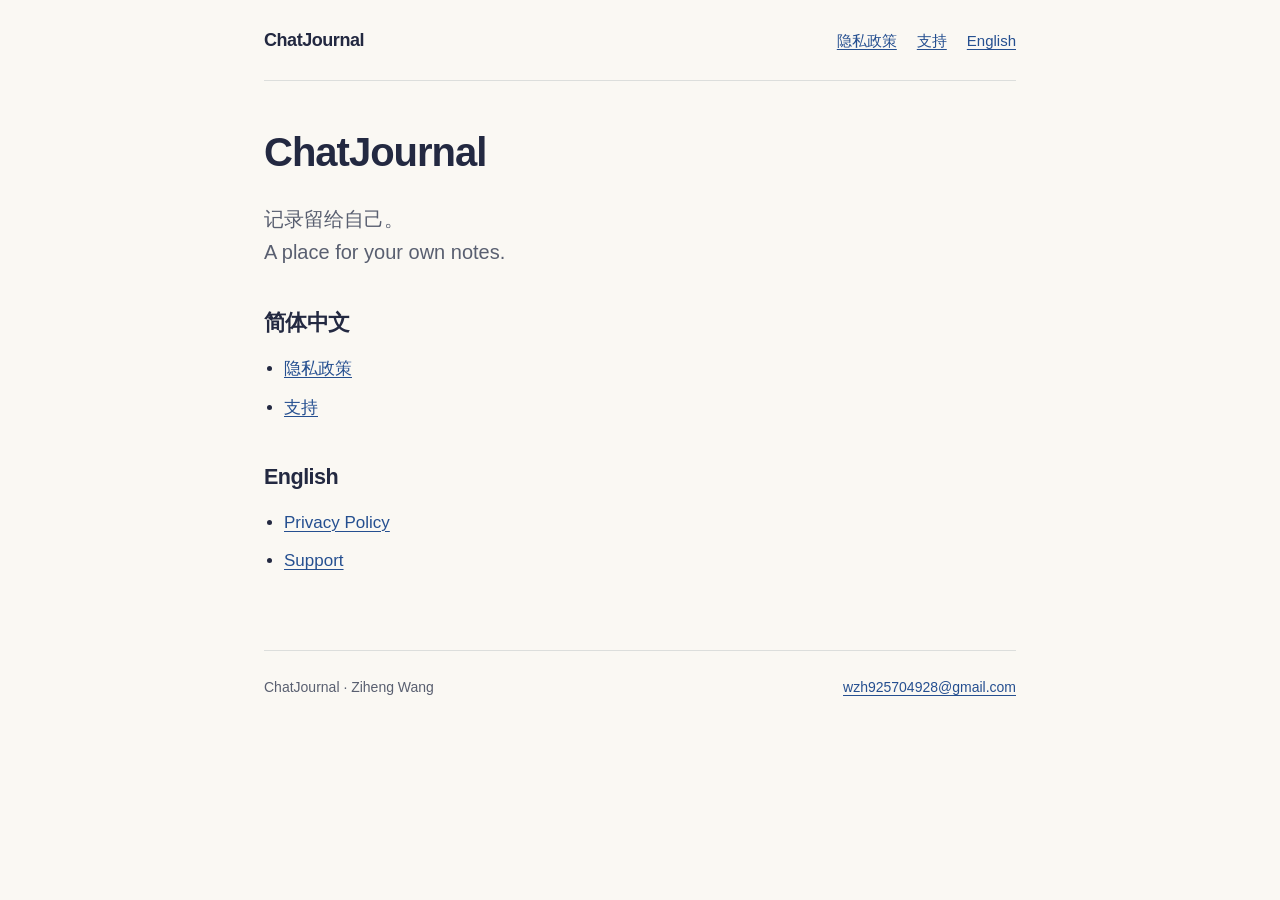
<file: docs/index.html>
<!doctype html>
<html lang="zh-Hans">
<head>
<meta charset="utf-8">
<meta name="viewport" content="width=device-width, initial-scale=1">
<meta name="description" content="ChatJournal 隐私与支持 · Privacy and support for ChatJournal.">
<meta name="referrer" content="no-referrer">
<meta http-equiv="Content-Security-Policy" content="default-src 'none'; style-src 'self'; img-src 'self'; base-uri 'none'; form-action 'none'">
<title>ChatJournal — 隐私与支持 / Privacy &amp; Support</title>
<link rel="stylesheet" href="style.css">
</head>
<body>
<a class="skip" href="#content">跳到正文</a>
<header><a class="brand" href="index.html">ChatJournal</a><nav aria-label="网站导航"><a href="privacy.zh.html">隐私政策</a><a href="support.zh.html">支持</a><a href="support.en.html" lang="en" hreflang="en">English</a></nav></header>
<main id="content"><h1>ChatJournal</h1>
<p class="intro">记录留给自己。<br><span lang="en">A place for your own notes.</span></p>
<section aria-labelledby="zh-pages"><h2 id="zh-pages">简体中文</h2><ul><li><a href="privacy.zh.html">隐私政策</a></li><li><a href="support.zh.html">支持</a></li></ul></section>
<section lang="en" aria-labelledby="en-pages"><h2 id="en-pages">English</h2><ul><li><a href="privacy.en.html">Privacy Policy</a></li><li><a href="support.en.html">Support</a></li></ul></section></main>
<footer><span>ChatJournal · Ziheng Wang</span><a href="mailto:wzh925704928@gmail.com">wzh925704928@gmail.com</a></footer>
</body>
</html>
</file>
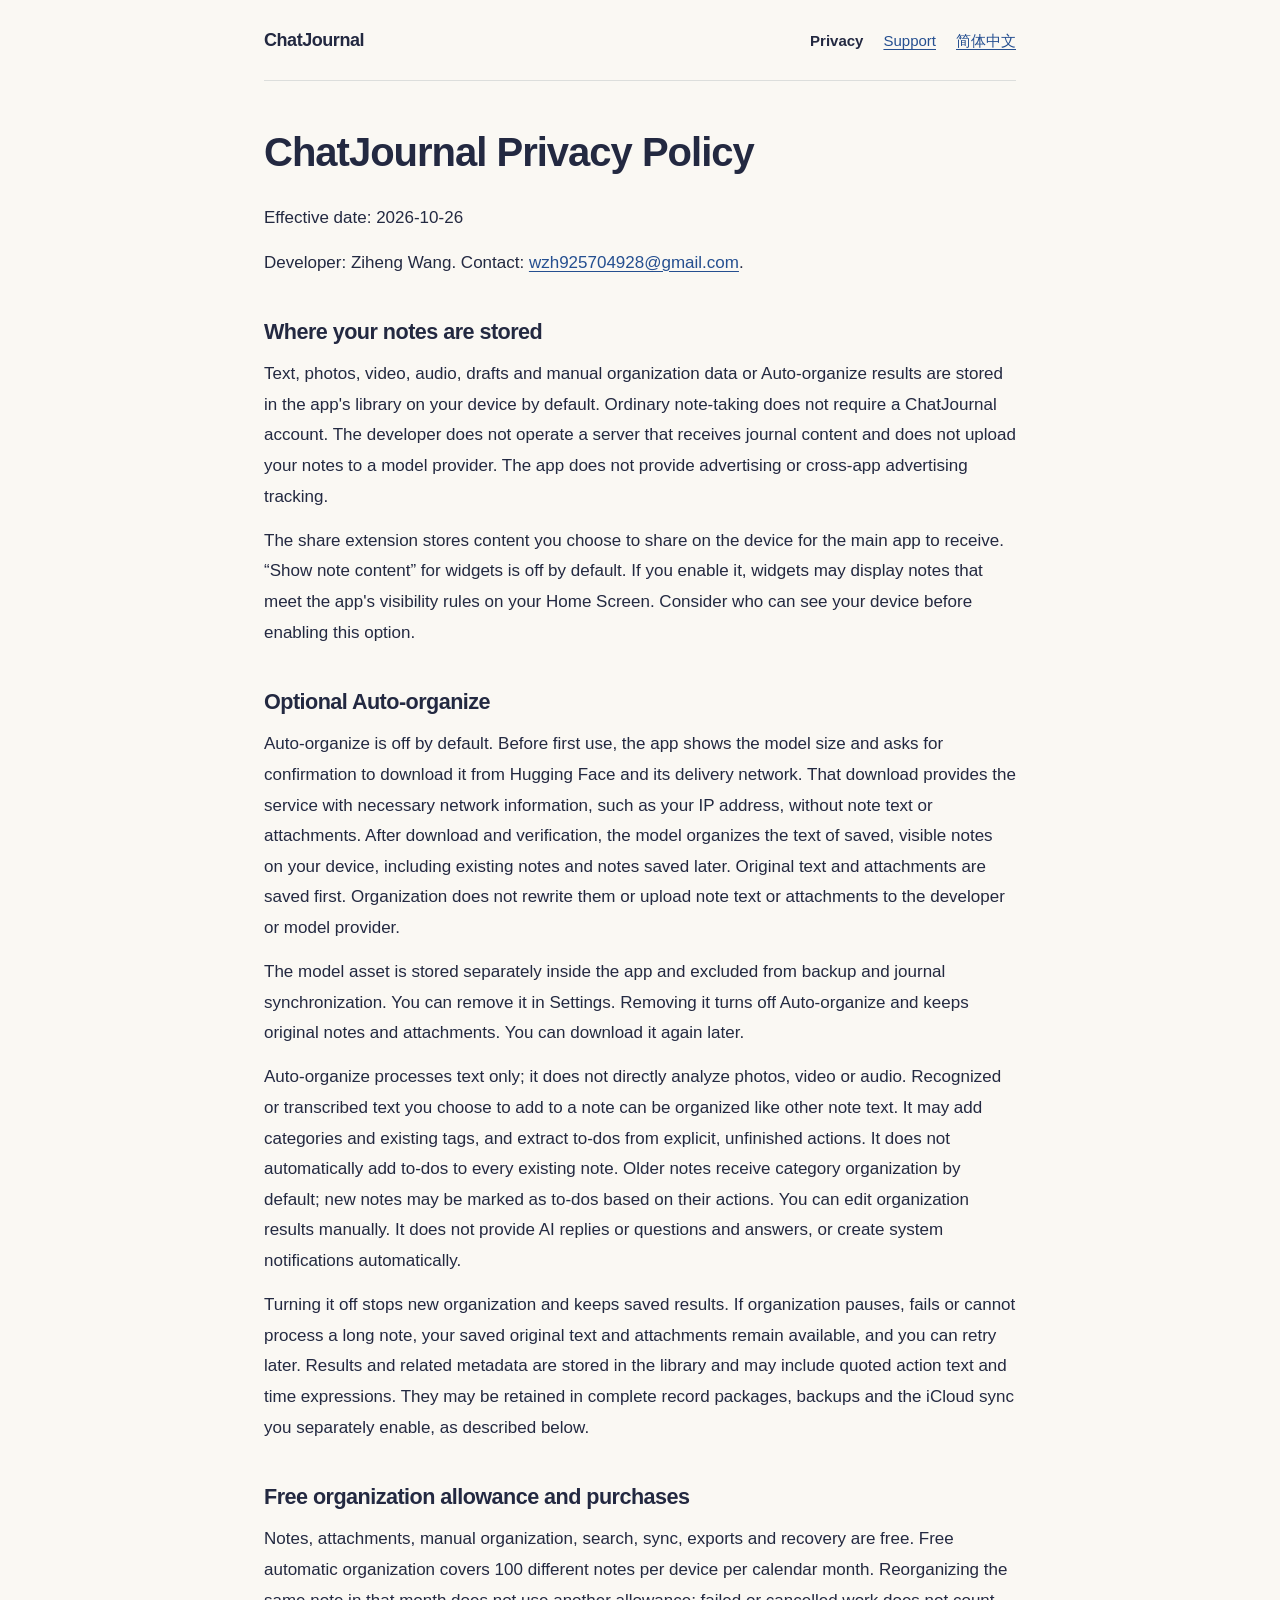
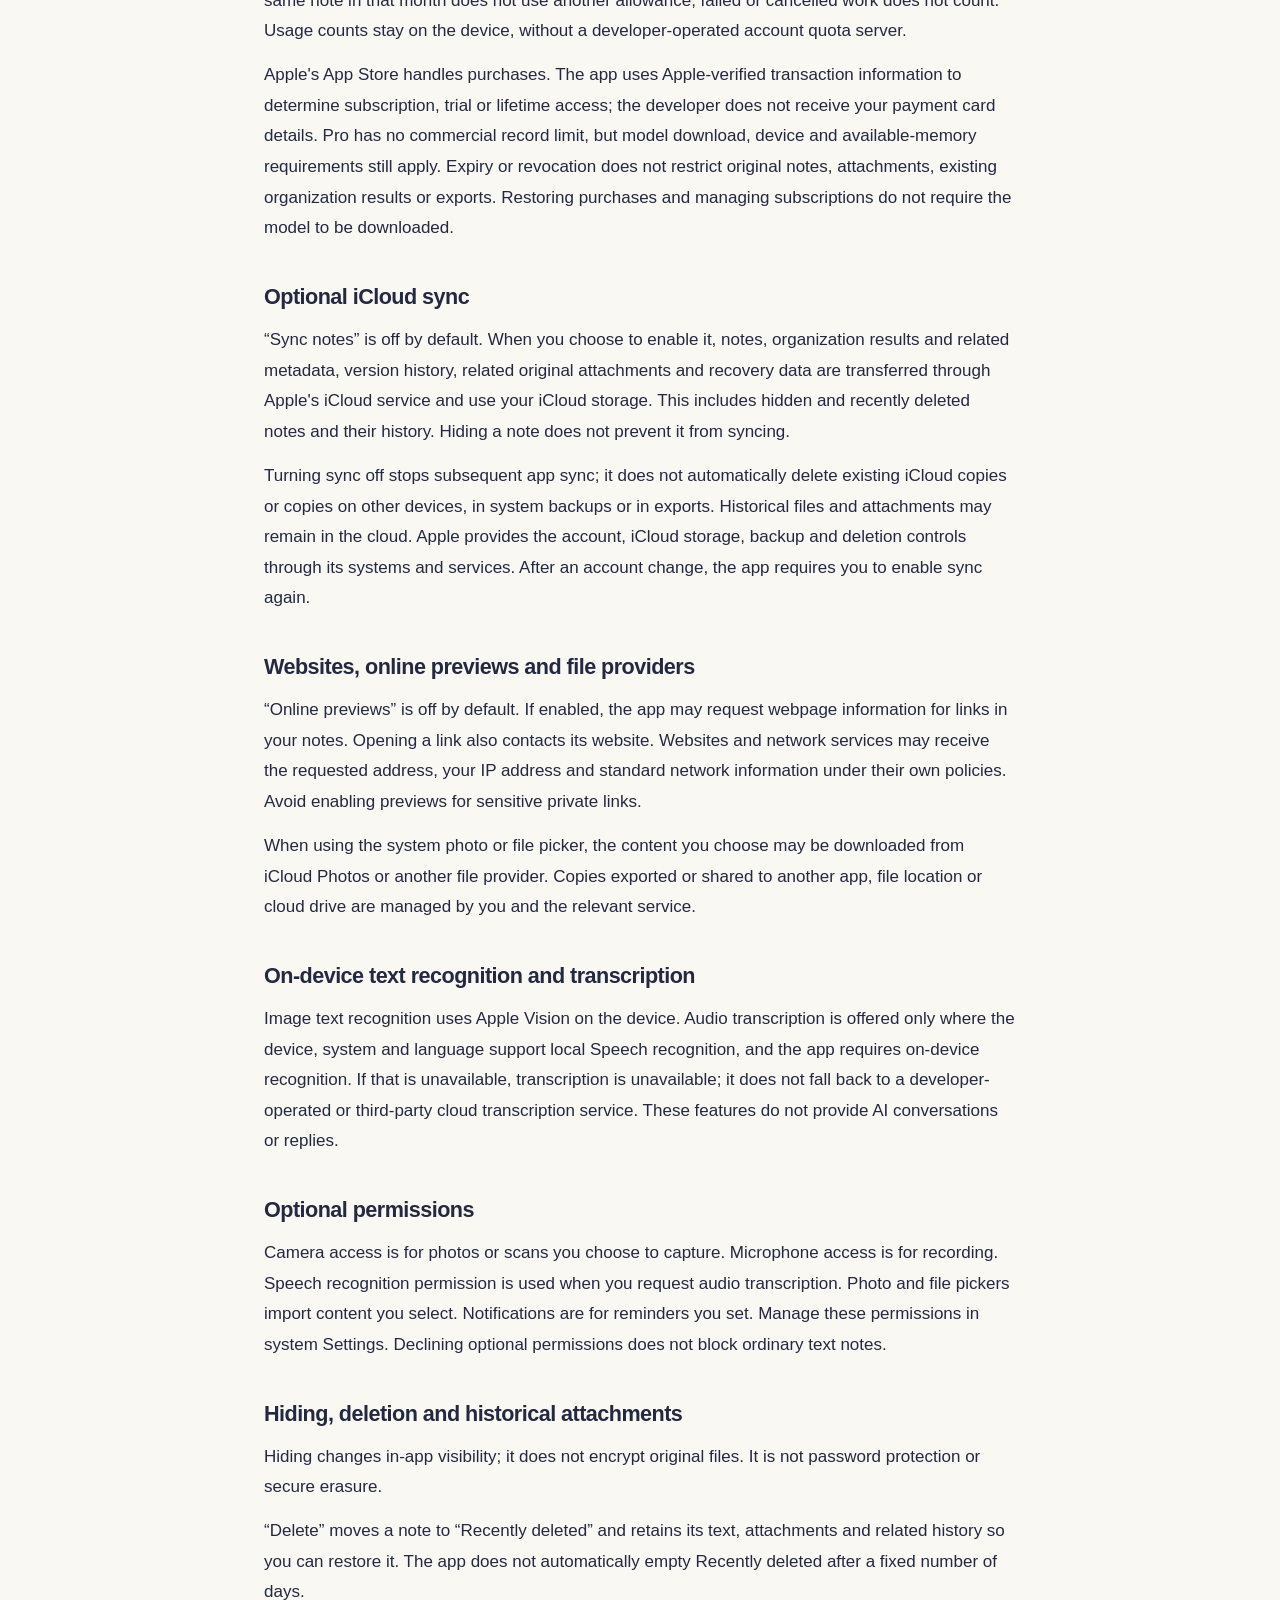
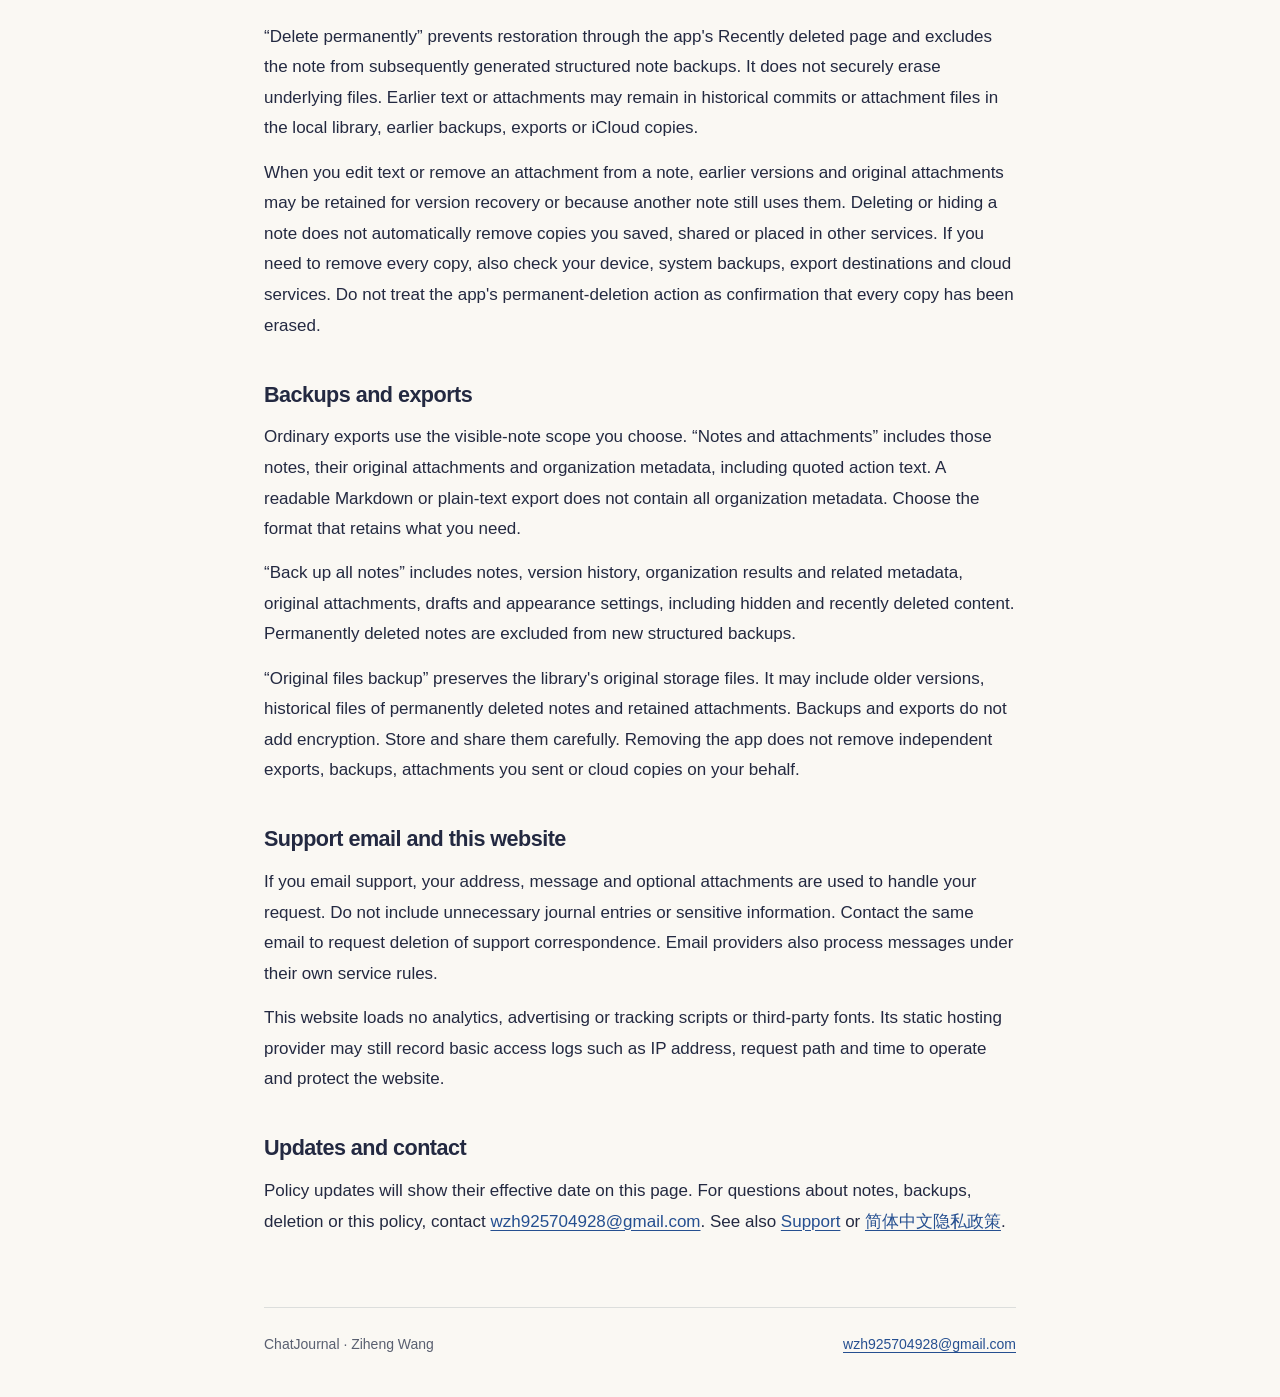
<file: docs/privacy.en.html>
<!doctype html>
<html lang="en">
<head>
<meta charset="utf-8">
<meta name="viewport" content="width=device-width, initial-scale=1">
<meta name="description" content="How ChatJournal handles notes, optional sync, permissions, backups and deletion.">
<meta name="referrer" content="no-referrer">
<meta http-equiv="Content-Security-Policy" content="default-src 'none'; style-src 'self'; img-src 'self'; base-uri 'none'; form-action 'none'">
<title>ChatJournal Privacy Policy</title>
<link rel="alternate" hreflang="zh-Hans" href="privacy.zh.html">
<link rel="alternate" hreflang="en" href="privacy.en.html">
<link rel="stylesheet" href="style.css">
</head>
<body>
<a class="skip" href="#content">Skip to content</a>
<header><a class="brand" href="index.html">ChatJournal</a><nav aria-label="Site navigation"><a href="privacy.en.html" aria-current="page">Privacy</a><a href="support.en.html">Support</a><a href="privacy.zh.html" lang="zh-Hans" hreflang="zh-Hans">简体中文</a></nav></header>
<main id="content"><h1>ChatJournal Privacy Policy</h1>
<p>Effective date: 2026-10-26</p>
<p>Developer: Ziheng Wang. Contact: <a href="mailto:wzh925704928@gmail.com">wzh925704928@gmail.com</a>.</p>
<h2>Where your notes are stored</h2>
<p>Text, photos, video, audio, drafts and manual organization data or Auto-organize results are stored in the app's library on your device by default. Ordinary note-taking does not require a ChatJournal account. The developer does not operate a server that receives journal content and does not upload your notes to a model provider. The app does not provide advertising or cross-app advertising tracking.</p>
<p>The share extension stores content you choose to share on the device for the main app to receive. “Show note content” for widgets is off by default. If you enable it, widgets may display notes that meet the app's visibility rules on your Home Screen. Consider who can see your device before enabling this option.</p>
<h2>Optional Auto-organize</h2>
<p>Auto-organize is off by default. Before first use, the app shows the model size and asks for confirmation to download it from Hugging Face and its delivery network. That download provides the service with necessary network information, such as your IP address, without note text or attachments. After download and verification, the model organizes the text of saved, visible notes on your device, including existing notes and notes saved later. Original text and attachments are saved first. Organization does not rewrite them or upload note text or attachments to the developer or model provider.</p>
<p>The model asset is stored separately inside the app and excluded from backup and journal synchronization. You can remove it in Settings. Removing it turns off Auto-organize and keeps original notes and attachments. You can download it again later.</p>
<p>Auto-organize processes text only; it does not directly analyze photos, video or audio. Recognized or transcribed text you choose to add to a note can be organized like other note text. It may add categories and existing tags, and extract to-dos from explicit, unfinished actions. It does not automatically add to-dos to every existing note. Older notes receive category organization by default; new notes may be marked as to-dos based on their actions. You can edit organization results manually. It does not provide AI replies or questions and answers, or create system notifications automatically.</p>
<p>Turning it off stops new organization and keeps saved results. If organization pauses, fails or cannot process a long note, your saved original text and attachments remain available, and you can retry later. Results and related metadata are stored in the library and may include quoted action text and time expressions. They may be retained in complete record packages, backups and the iCloud sync you separately enable, as described below.</p>
<h2>Free organization allowance and purchases</h2>
<p>Notes, attachments, manual organization, search, sync, exports and recovery are free. Free automatic organization covers 100 different notes per device per calendar month. Reorganizing the same note in that month does not use another allowance; failed or cancelled work does not count. Usage counts stay on the device, without a developer-operated account quota server.</p>
<p>Apple's App Store handles purchases. The app uses Apple-verified transaction information to determine subscription, trial or lifetime access; the developer does not receive your payment card details. Pro has no commercial record limit, but model download, device and available-memory requirements still apply. Expiry or revocation does not restrict original notes, attachments, existing organization results or exports. Restoring purchases and managing subscriptions do not require the model to be downloaded.</p>
<h2>Optional iCloud sync</h2>
<p>“Sync notes” is off by default. When you choose to enable it, notes, organization results and related metadata, version history, related original attachments and recovery data are transferred through Apple's iCloud service and use your iCloud storage. This includes hidden and recently deleted notes and their history. Hiding a note does not prevent it from syncing.</p>
<p>Turning sync off stops subsequent app sync; it does not automatically delete existing iCloud copies or copies on other devices, in system backups or in exports. Historical files and attachments may remain in the cloud. Apple provides the account, iCloud storage, backup and deletion controls through its systems and services. After an account change, the app requires you to enable sync again.</p>
<h2>Websites, online previews and file providers</h2>
<p>“Online previews” is off by default. If enabled, the app may request webpage information for links in your notes. Opening a link also contacts its website. Websites and network services may receive the requested address, your IP address and standard network information under their own policies. Avoid enabling previews for sensitive private links.</p>
<p>When using the system photo or file picker, the content you choose may be downloaded from iCloud Photos or another file provider. Copies exported or shared to another app, file location or cloud drive are managed by you and the relevant service.</p>
<h2>On-device text recognition and transcription</h2>
<p>Image text recognition uses Apple Vision on the device. Audio transcription is offered only where the device, system and language support local Speech recognition, and the app requires on-device recognition. If that is unavailable, transcription is unavailable; it does not fall back to a developer-operated or third-party cloud transcription service. These features do not provide AI conversations or replies.</p>
<h2>Optional permissions</h2>
<p>Camera access is for photos or scans you choose to capture. Microphone access is for recording. Speech recognition permission is used when you request audio transcription. Photo and file pickers import content you select. Notifications are for reminders you set. Manage these permissions in system Settings. Declining optional permissions does not block ordinary text notes.</p>
<h2>Hiding, deletion and historical attachments</h2>
<p>Hiding changes in-app visibility; it does not encrypt original files. It is not password protection or secure erasure.</p>
<p>“Delete” moves a note to “Recently deleted” and retains its text, attachments and related history so you can restore it. The app does not automatically empty Recently deleted after a fixed number of days.</p>
<p>“Delete permanently” prevents restoration through the app's Recently deleted page and excludes the note from subsequently generated structured note backups. It does not securely erase underlying files. Earlier text or attachments may remain in historical commits or attachment files in the local library, earlier backups, exports or iCloud copies.</p>
<p>When you edit text or remove an attachment from a note, earlier versions and original attachments may be retained for version recovery or because another note still uses them. Deleting or hiding a note does not automatically remove copies you saved, shared or placed in other services. If you need to remove every copy, also check your device, system backups, export destinations and cloud services. Do not treat the app's permanent-deletion action as confirmation that every copy has been erased.</p>
<h2>Backups and exports</h2>
<p>Ordinary exports use the visible-note scope you choose. “Notes and attachments” includes those notes, their original attachments and organization metadata, including quoted action text. A readable Markdown or plain-text export does not contain all organization metadata. Choose the format that retains what you need.</p>
<p>“Back up all notes” includes notes, version history, organization results and related metadata, original attachments, drafts and appearance settings, including hidden and recently deleted content. Permanently deleted notes are excluded from new structured backups.</p>
<p>“Original files backup” preserves the library's original storage files. It may include older versions, historical files of permanently deleted notes and retained attachments. Backups and exports do not add encryption. Store and share them carefully. Removing the app does not remove independent exports, backups, attachments you sent or cloud copies on your behalf.</p>
<h2>Support email and this website</h2>
<p>If you email support, your address, message and optional attachments are used to handle your request. Do not include unnecessary journal entries or sensitive information. Contact the same email to request deletion of support correspondence. Email providers also process messages under their own service rules.</p>
<p>This website loads no analytics, advertising or tracking scripts or third-party fonts. Its static hosting provider may still record basic access logs such as IP address, request path and time to operate and protect the website.</p>
<h2>Updates and contact</h2>
<p>Policy updates will show their effective date on this page. For questions about notes, backups, deletion or this policy, contact <a href="mailto:wzh925704928@gmail.com">wzh925704928@gmail.com</a>. See also <a href="support.en.html">Support</a> or <a href="privacy.zh.html">简体中文隐私政策</a>.</p></main>
<footer><span>ChatJournal · Ziheng Wang</span><a href="mailto:wzh925704928@gmail.com">wzh925704928@gmail.com</a></footer>
</body>
</html>
</file>
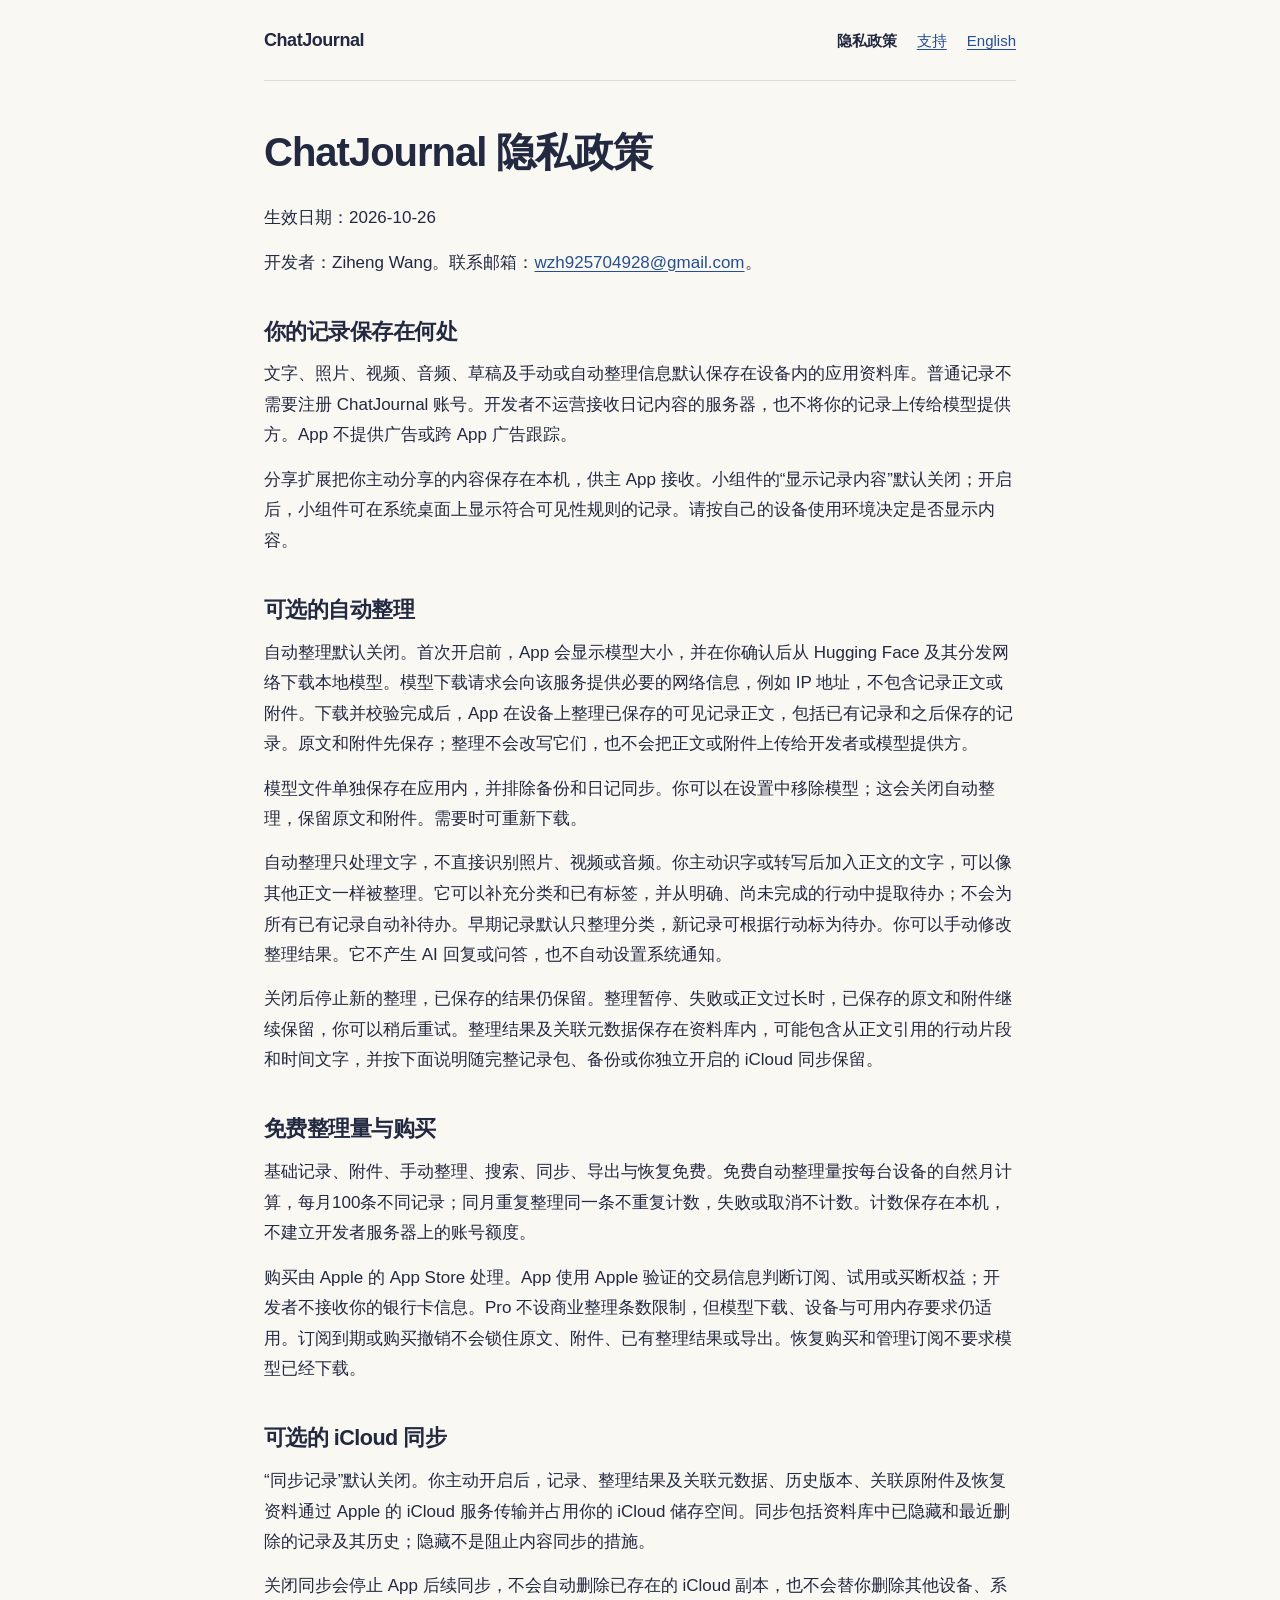
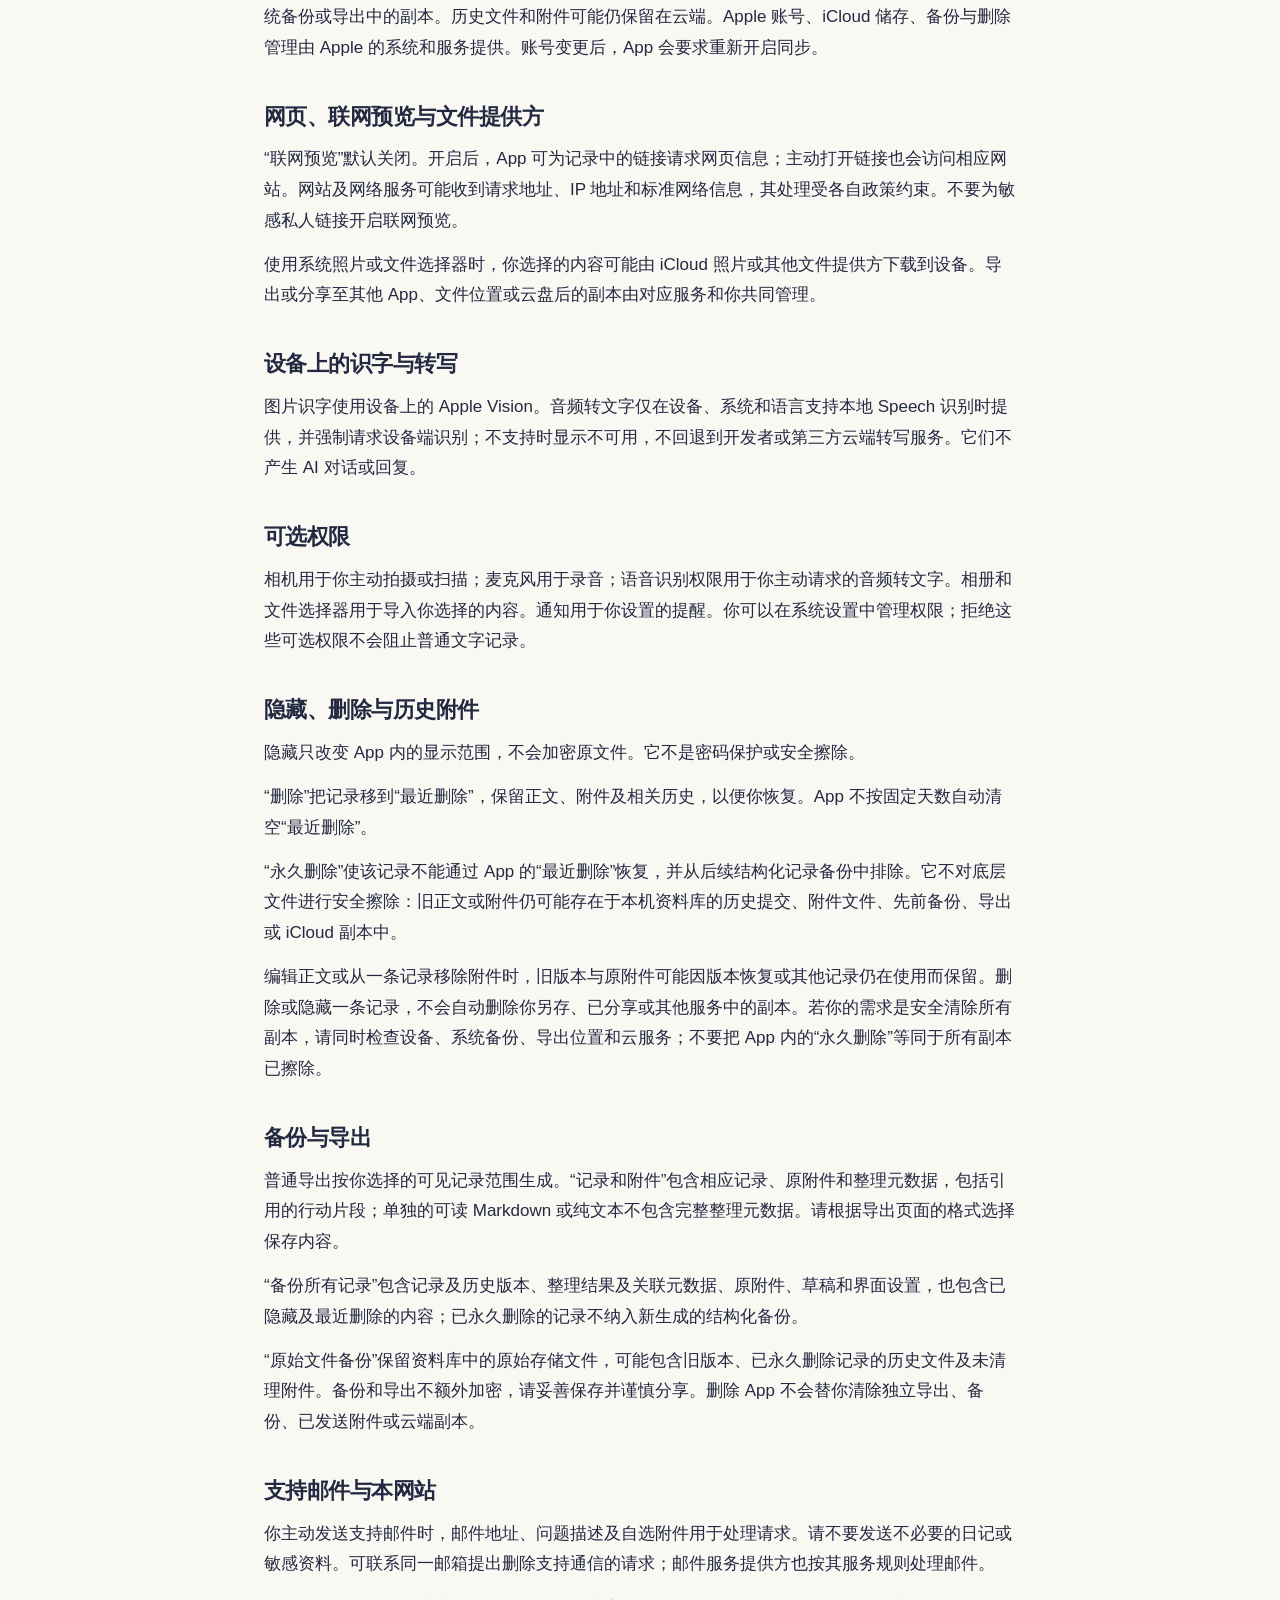
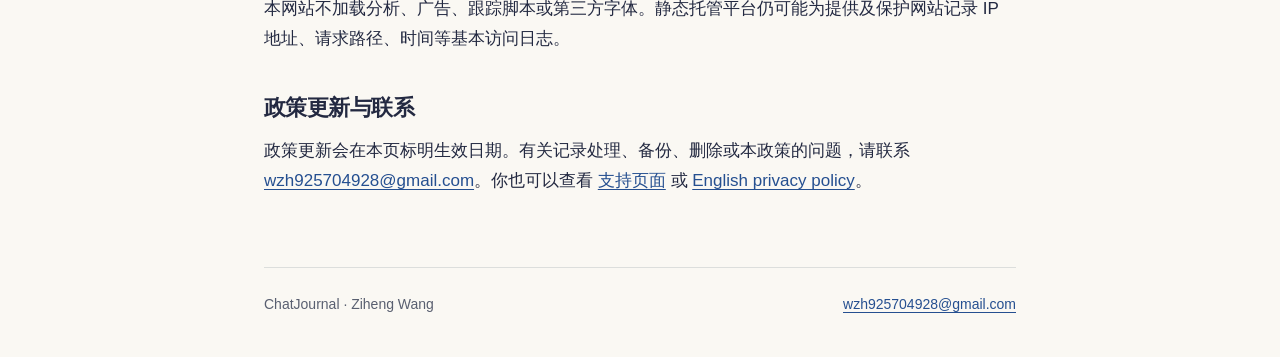
<file: docs/privacy.zh.html>
<!doctype html>
<html lang="zh-Hans">
<head>
<meta charset="utf-8">
<meta name="viewport" content="width=device-width, initial-scale=1">
<meta name="description" content="ChatJournal 如何保存记录、处理可选同步、权限、备份和删除。">
<meta name="referrer" content="no-referrer">
<meta http-equiv="Content-Security-Policy" content="default-src 'none'; style-src 'self'; img-src 'self'; base-uri 'none'; form-action 'none'">
<title>ChatJournal 隐私政策</title>
<link rel="alternate" hreflang="zh-Hans" href="privacy.zh.html">
<link rel="alternate" hreflang="en" href="privacy.en.html">
<link rel="stylesheet" href="style.css">
</head>
<body>
<a class="skip" href="#content">跳到正文</a>
<header><a class="brand" href="index.html">ChatJournal</a><nav aria-label="网站导航"><a href="privacy.zh.html" aria-current="page">隐私政策</a><a href="support.zh.html">支持</a><a href="privacy.en.html" lang="en" hreflang="en">English</a></nav></header>
<main id="content"><h1>ChatJournal 隐私政策</h1>
<p>生效日期：2026-10-26</p>
<p>开发者：Ziheng Wang。联系邮箱：<a href="mailto:wzh925704928@gmail.com">wzh925704928@gmail.com</a>。</p>
<h2>你的记录保存在何处</h2>
<p>文字、照片、视频、音频、草稿及手动或自动整理信息默认保存在设备内的应用资料库。普通记录不需要注册 ChatJournal 账号。开发者不运营接收日记内容的服务器，也不将你的记录上传给模型提供方。App 不提供广告或跨 App 广告跟踪。</p>
<p>分享扩展把你主动分享的内容保存在本机，供主 App 接收。小组件的“显示记录内容”默认关闭；开启后，小组件可在系统桌面上显示符合可见性规则的记录。请按自己的设备使用环境决定是否显示内容。</p>
<h2>可选的自动整理</h2>
<p>自动整理默认关闭。首次开启前，App 会显示模型大小，并在你确认后从 Hugging Face 及其分发网络下载本地模型。模型下载请求会向该服务提供必要的网络信息，例如 IP 地址，不包含记录正文或附件。下载并校验完成后，App 在设备上整理已保存的可见记录正文，包括已有记录和之后保存的记录。原文和附件先保存；整理不会改写它们，也不会把正文或附件上传给开发者或模型提供方。</p>
<p>模型文件单独保存在应用内，并排除备份和日记同步。你可以在设置中移除模型；这会关闭自动整理，保留原文和附件。需要时可重新下载。</p>
<p>自动整理只处理文字，不直接识别照片、视频或音频。你主动识字或转写后加入正文的文字，可以像其他正文一样被整理。它可以补充分类和已有标签，并从明确、尚未完成的行动中提取待办；不会为所有已有记录自动补待办。早期记录默认只整理分类，新记录可根据行动标为待办。你可以手动修改整理结果。它不产生 AI 回复或问答，也不自动设置系统通知。</p>
<p>关闭后停止新的整理，已保存的结果仍保留。整理暂停、失败或正文过长时，已保存的原文和附件继续保留，你可以稍后重试。整理结果及关联元数据保存在资料库内，可能包含从正文引用的行动片段和时间文字，并按下面说明随完整记录包、备份或你独立开启的 iCloud 同步保留。</p>
<h2>免费整理量与购买</h2>
<p>基础记录、附件、手动整理、搜索、同步、导出与恢复免费。免费自动整理量按每台设备的自然月计算，每月100条不同记录；同月重复整理同一条不重复计数，失败或取消不计数。计数保存在本机，不建立开发者服务器上的账号额度。</p>
<p>购买由 Apple 的 App Store 处理。App 使用 Apple 验证的交易信息判断订阅、试用或买断权益；开发者不接收你的银行卡信息。Pro 不设商业整理条数限制，但模型下载、设备与可用内存要求仍适用。订阅到期或购买撤销不会锁住原文、附件、已有整理结果或导出。恢复购买和管理订阅不要求模型已经下载。</p>
<h2>可选的 iCloud 同步</h2>
<p>“同步记录”默认关闭。你主动开启后，记录、整理结果及关联元数据、历史版本、关联原附件及恢复资料通过 Apple 的 iCloud 服务传输并占用你的 iCloud 储存空间。同步包括资料库中已隐藏和最近删除的记录及其历史；隐藏不是阻止内容同步的措施。</p>
<p>关闭同步会停止 App 后续同步，不会自动删除已存在的 iCloud 副本，也不会替你删除其他设备、系统备份或导出中的副本。历史文件和附件可能仍保留在云端。Apple 账号、iCloud 储存、备份与删除管理由 Apple 的系统和服务提供。账号变更后，App 会要求重新开启同步。</p>
<h2>网页、联网预览与文件提供方</h2>
<p>“联网预览”默认关闭。开启后，App 可为记录中的链接请求网页信息；主动打开链接也会访问相应网站。网站及网络服务可能收到请求地址、IP 地址和标准网络信息，其处理受各自政策约束。不要为敏感私人链接开启联网预览。</p>
<p>使用系统照片或文件选择器时，你选择的内容可能由 iCloud 照片或其他文件提供方下载到设备。导出或分享至其他 App、文件位置或云盘后的副本由对应服务和你共同管理。</p>
<h2>设备上的识字与转写</h2>
<p>图片识字使用设备上的 Apple Vision。音频转文字仅在设备、系统和语言支持本地 Speech 识别时提供，并强制请求设备端识别；不支持时显示不可用，不回退到开发者或第三方云端转写服务。它们不产生 AI 对话或回复。</p>
<h2>可选权限</h2>
<p>相机用于你主动拍摄或扫描；麦克风用于录音；语音识别权限用于你主动请求的音频转文字。相册和文件选择器用于导入你选择的内容。通知用于你设置的提醒。你可以在系统设置中管理权限；拒绝这些可选权限不会阻止普通文字记录。</p>
<h2>隐藏、删除与历史附件</h2>
<p>隐藏只改变 App 内的显示范围，不会加密原文件。它不是密码保护或安全擦除。</p>
<p>“删除”把记录移到“最近删除”，保留正文、附件及相关历史，以便你恢复。App 不按固定天数自动清空“最近删除”。</p>
<p>“永久删除”使该记录不能通过 App 的“最近删除”恢复，并从后续结构化记录备份中排除。它不对底层文件进行安全擦除：旧正文或附件仍可能存在于本机资料库的历史提交、附件文件、先前备份、导出或 iCloud 副本中。</p>
<p>编辑正文或从一条记录移除附件时，旧版本与原附件可能因版本恢复或其他记录仍在使用而保留。删除或隐藏一条记录，不会自动删除你另存、已分享或其他服务中的副本。若你的需求是安全清除所有副本，请同时检查设备、系统备份、导出位置和云服务；不要把 App 内的“永久删除”等同于所有副本已擦除。</p>
<h2>备份与导出</h2>
<p>普通导出按你选择的可见记录范围生成。“记录和附件”包含相应记录、原附件和整理元数据，包括引用的行动片段；单独的可读 Markdown 或纯文本不包含完整整理元数据。请根据导出页面的格式选择保存内容。</p>
<p>“备份所有记录”包含记录及历史版本、整理结果及关联元数据、原附件、草稿和界面设置，也包含已隐藏及最近删除的内容；已永久删除的记录不纳入新生成的结构化备份。</p>
<p>“原始文件备份”保留资料库中的原始存储文件，可能包含旧版本、已永久删除记录的历史文件及未清理附件。备份和导出不额外加密，请妥善保存并谨慎分享。删除 App 不会替你清除独立导出、备份、已发送附件或云端副本。</p>
<h2>支持邮件与本网站</h2>
<p>你主动发送支持邮件时，邮件地址、问题描述及自选附件用于处理请求。请不要发送不必要的日记或敏感资料。可联系同一邮箱提出删除支持通信的请求；邮件服务提供方也按其服务规则处理邮件。</p>
<p>本网站不加载分析、广告、跟踪脚本或第三方字体。静态托管平台仍可能为提供及保护网站记录 IP 地址、请求路径、时间等基本访问日志。</p>
<h2>政策更新与联系</h2>
<p>政策更新会在本页标明生效日期。有关记录处理、备份、删除或本政策的问题，请联系 <a href="mailto:wzh925704928@gmail.com">wzh925704928@gmail.com</a>。你也可以查看 <a href="support.zh.html">支持页面</a> 或 <a href="privacy.en.html">English privacy policy</a>。</p></main>
<footer><span>ChatJournal · Ziheng Wang</span><a href="mailto:wzh925704928@gmail.com">wzh925704928@gmail.com</a></footer>
</body>
</html>
</file>
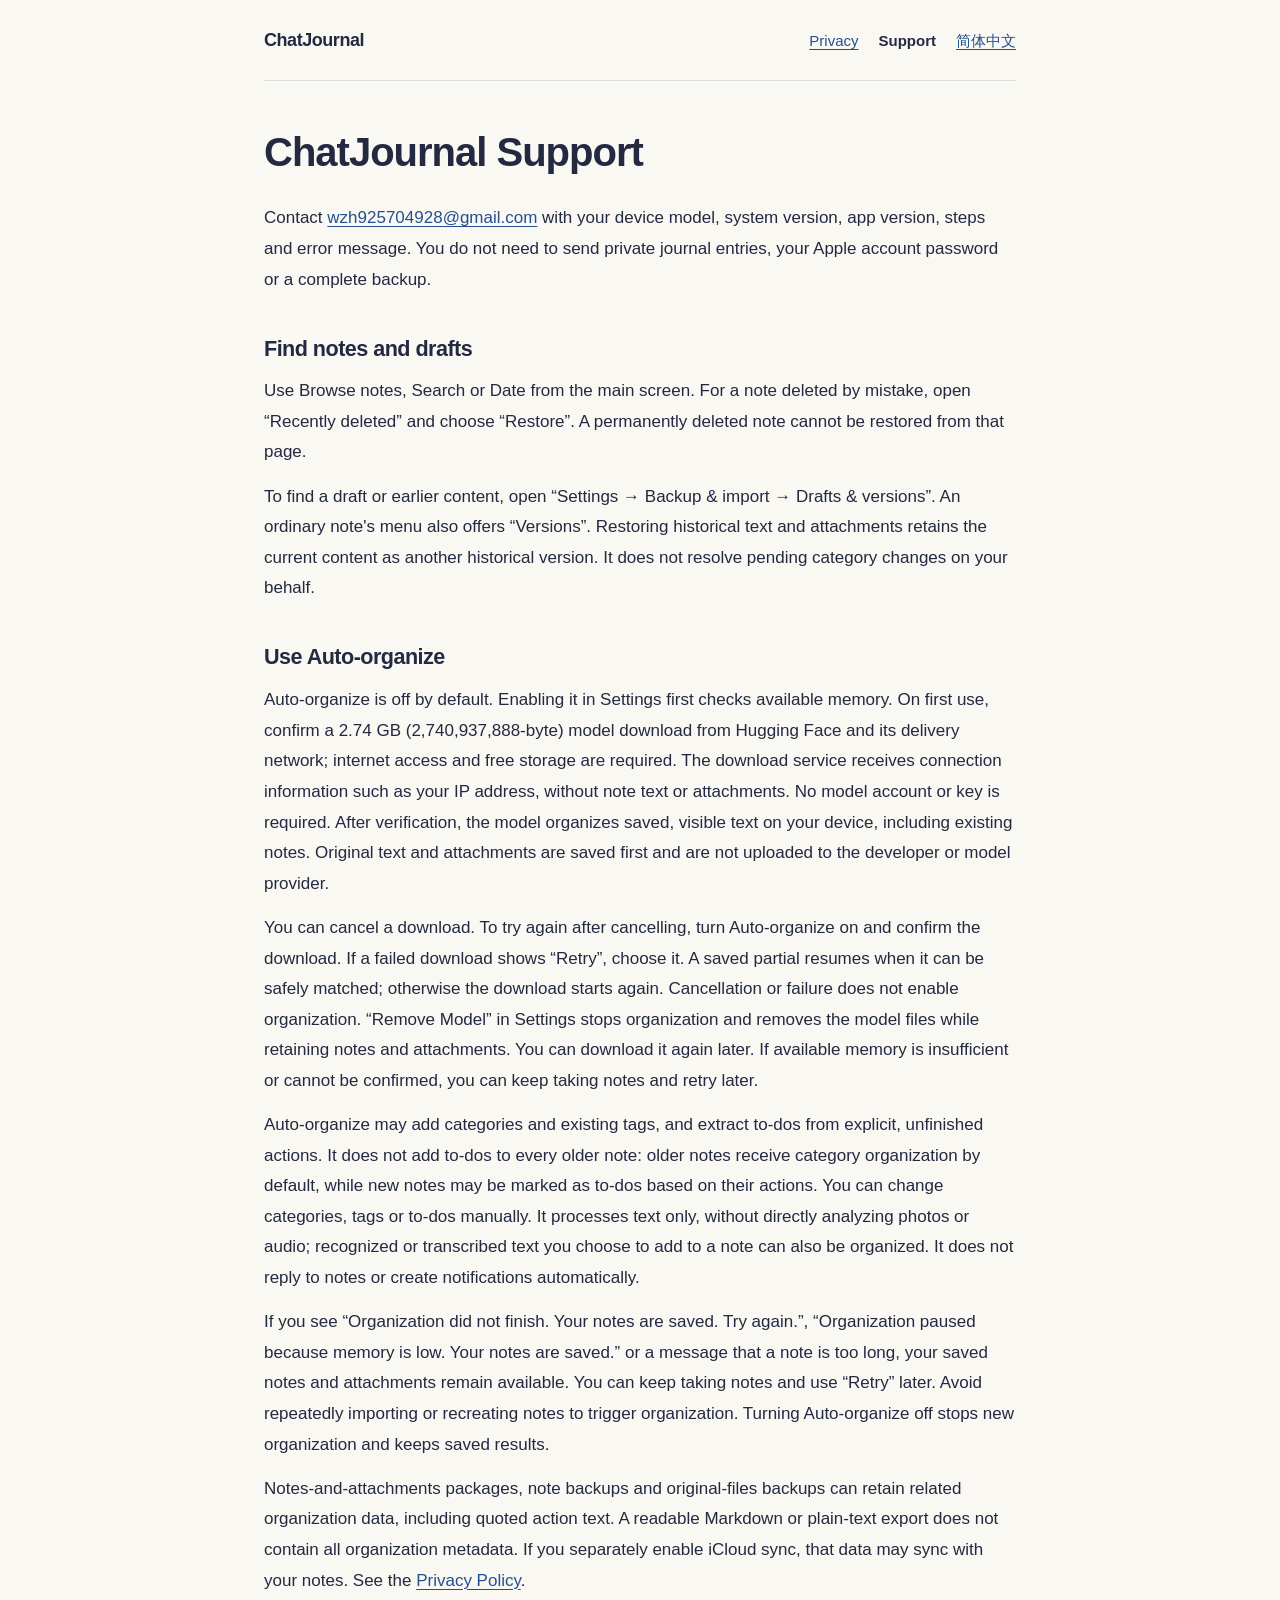
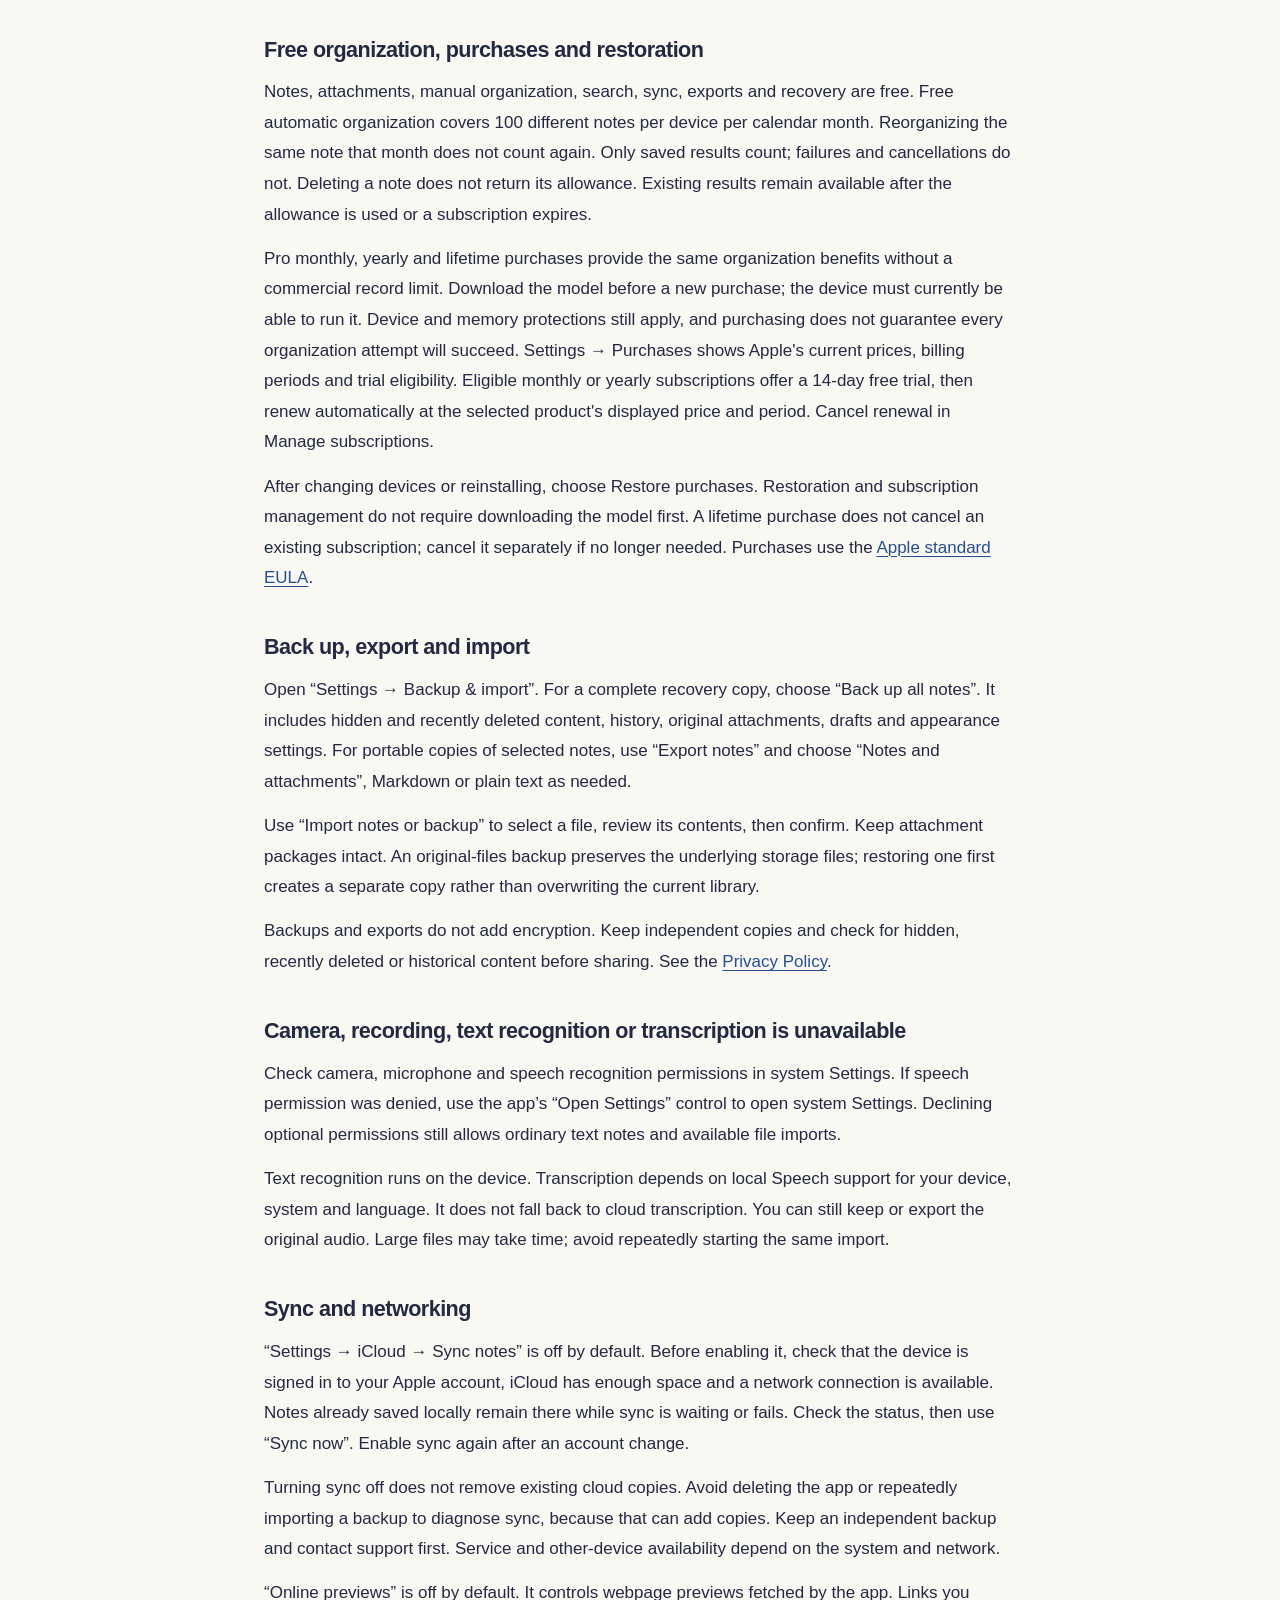
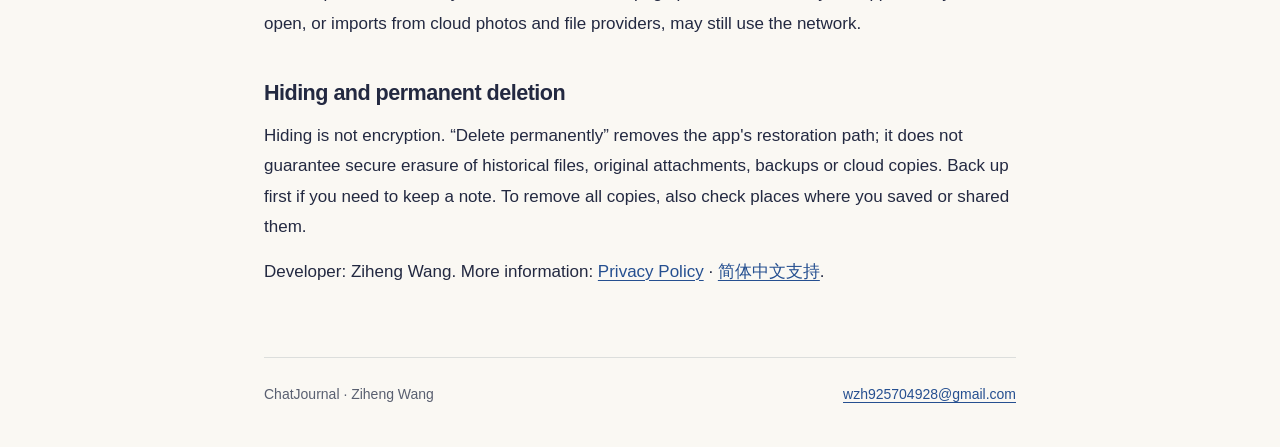
<file: docs/support.en.html>
<!doctype html>
<html lang="en">
<head>
<meta charset="utf-8">
<meta name="viewport" content="width=device-width, initial-scale=1">
<meta name="description" content="Find notes, back up and import, check media permissions and contact ChatJournal support.">
<meta name="referrer" content="no-referrer">
<meta http-equiv="Content-Security-Policy" content="default-src 'none'; style-src 'self'; img-src 'self'; base-uri 'none'; form-action 'none'">
<title>ChatJournal Support</title>
<link rel="alternate" hreflang="zh-Hans" href="support.zh.html">
<link rel="alternate" hreflang="en" href="support.en.html">
<link rel="stylesheet" href="style.css">
</head>
<body>
<a class="skip" href="#content">Skip to content</a>
<header><a class="brand" href="index.html">ChatJournal</a><nav aria-label="Site navigation"><a href="privacy.en.html">Privacy</a><a href="support.en.html" aria-current="page">Support</a><a href="support.zh.html" lang="zh-Hans" hreflang="zh-Hans">简体中文</a></nav></header>
<main id="content"><h1>ChatJournal Support</h1>
<p>Contact <a href="mailto:wzh925704928@gmail.com">wzh925704928@gmail.com</a> with your device model, system version, app version, steps and error message. You do not need to send private journal entries, your Apple account password or a complete backup.</p>
<h2>Find notes and drafts</h2>
<p>Use Browse notes, Search or Date from the main screen. For a note deleted by mistake, open “Recently deleted” and choose “Restore”. A permanently deleted note cannot be restored from that page.</p>
<p>To find a draft or earlier content, open “Settings → Backup &amp; import → Drafts &amp; versions”. An ordinary note's menu also offers “Versions”. Restoring historical text and attachments retains the current content as another historical version. It does not resolve pending category changes on your behalf.</p>
<h2>Use Auto-organize</h2>
<p>Auto-organize is off by default. Enabling it in Settings first checks available memory. On first use, confirm a 2.74 GB (2,740,937,888-byte) model download from Hugging Face and its delivery network; internet access and free storage are required. The download service receives connection information such as your IP address, without note text or attachments. No model account or key is required. After verification, the model organizes saved, visible text on your device, including existing notes. Original text and attachments are saved first and are not uploaded to the developer or model provider.</p>
<p>You can cancel a download. To try again after cancelling, turn Auto-organize on and confirm the download. If a failed download shows “Retry”, choose it. A saved partial resumes when it can be safely matched; otherwise the download starts again. Cancellation or failure does not enable organization. “Remove Model” in Settings stops organization and removes the model files while retaining notes and attachments. You can download it again later. If available memory is insufficient or cannot be confirmed, you can keep taking notes and retry later.</p>
<p>Auto-organize may add categories and existing tags, and extract to-dos from explicit, unfinished actions. It does not add to-dos to every older note: older notes receive category organization by default, while new notes may be marked as to-dos based on their actions. You can change categories, tags or to-dos manually. It processes text only, without directly analyzing photos or audio; recognized or transcribed text you choose to add to a note can also be organized. It does not reply to notes or create notifications automatically.</p>
<p>If you see “Organization did not finish. Your notes are saved. Try again.”, “Organization paused because memory is low. Your notes are saved.” or a message that a note is too long, your saved notes and attachments remain available. You can keep taking notes and use “Retry” later. Avoid repeatedly importing or recreating notes to trigger organization. Turning Auto-organize off stops new organization and keeps saved results.</p>
<p>Notes-and-attachments packages, note backups and original-files backups can retain related organization data, including quoted action text. A readable Markdown or plain-text export does not contain all organization metadata. If you separately enable iCloud sync, that data may sync with your notes. See the <a href="privacy.en.html">Privacy Policy</a>.</p>
<h2>Free organization, purchases and restoration</h2>
<p>Notes, attachments, manual organization, search, sync, exports and recovery are free. Free automatic organization covers 100 different notes per device per calendar month. Reorganizing the same note that month does not count again. Only saved results count; failures and cancellations do not. Deleting a note does not return its allowance. Existing results remain available after the allowance is used or a subscription expires.</p>
<p>Pro monthly, yearly and lifetime purchases provide the same organization benefits without a commercial record limit. Download the model before a new purchase; the device must currently be able to run it. Device and memory protections still apply, and purchasing does not guarantee every organization attempt will succeed. Settings → Purchases shows Apple's current prices, billing periods and trial eligibility. Eligible monthly or yearly subscriptions offer a 14-day free trial, then renew automatically at the selected product's displayed price and period. Cancel renewal in Manage subscriptions.</p>
<p>After changing devices or reinstalling, choose Restore purchases. Restoration and subscription management do not require downloading the model first. A lifetime purchase does not cancel an existing subscription; cancel it separately if no longer needed. Purchases use the <a href="https://www.apple.com/legal/internet-services/itunes/dev/stdeula/">Apple standard EULA</a>.</p>
<h2>Back up, export and import</h2>
<p>Open “Settings → Backup &amp; import”. For a complete recovery copy, choose “Back up all notes”. It includes hidden and recently deleted content, history, original attachments, drafts and appearance settings. For portable copies of selected notes, use “Export notes” and choose “Notes and attachments”, Markdown or plain text as needed.</p>
<p>Use “Import notes or backup” to select a file, review its contents, then confirm. Keep attachment packages intact. An original-files backup preserves the underlying storage files; restoring one first creates a separate copy rather than overwriting the current library.</p>
<p>Backups and exports do not add encryption. Keep independent copies and check for hidden, recently deleted or historical content before sharing. See the <a href="privacy.en.html">Privacy Policy</a>.</p>
<h2>Camera, recording, text recognition or transcription is unavailable</h2>
<p>Check camera, microphone and speech recognition permissions in system Settings. If speech permission was denied, use the app’s “Open Settings” control to open system Settings. Declining optional permissions still allows ordinary text notes and available file imports.</p>
<p>Text recognition runs on the device. Transcription depends on local Speech support for your device, system and language. It does not fall back to cloud transcription. You can still keep or export the original audio. Large files may take time; avoid repeatedly starting the same import.</p>
<h2>Sync and networking</h2>
<p>“Settings → iCloud → Sync notes” is off by default. Before enabling it, check that the device is signed in to your Apple account, iCloud has enough space and a network connection is available. Notes already saved locally remain there while sync is waiting or fails. Check the status, then use “Sync now”. Enable sync again after an account change.</p>
<p>Turning sync off does not remove existing cloud copies. Avoid deleting the app or repeatedly importing a backup to diagnose sync, because that can add copies. Keep an independent backup and contact support first. Service and other-device availability depend on the system and network.</p>
<p>“Online previews” is off by default. It controls webpage previews fetched by the app. Links you open, or imports from cloud photos and file providers, may still use the network.</p>
<h2>Hiding and permanent deletion</h2>
<p>Hiding is not encryption. “Delete permanently” removes the app's restoration path; it does not guarantee secure erasure of historical files, original attachments, backups or cloud copies. Back up first if you need to keep a note. To remove all copies, also check places where you saved or shared them.</p>
<p>Developer: Ziheng Wang. More information: <a href="privacy.en.html">Privacy Policy</a> · <a href="support.zh.html">简体中文支持</a>.</p></main>
<footer><span>ChatJournal · Ziheng Wang</span><a href="mailto:wzh925704928@gmail.com">wzh925704928@gmail.com</a></footer>
</body>
</html>
</file>
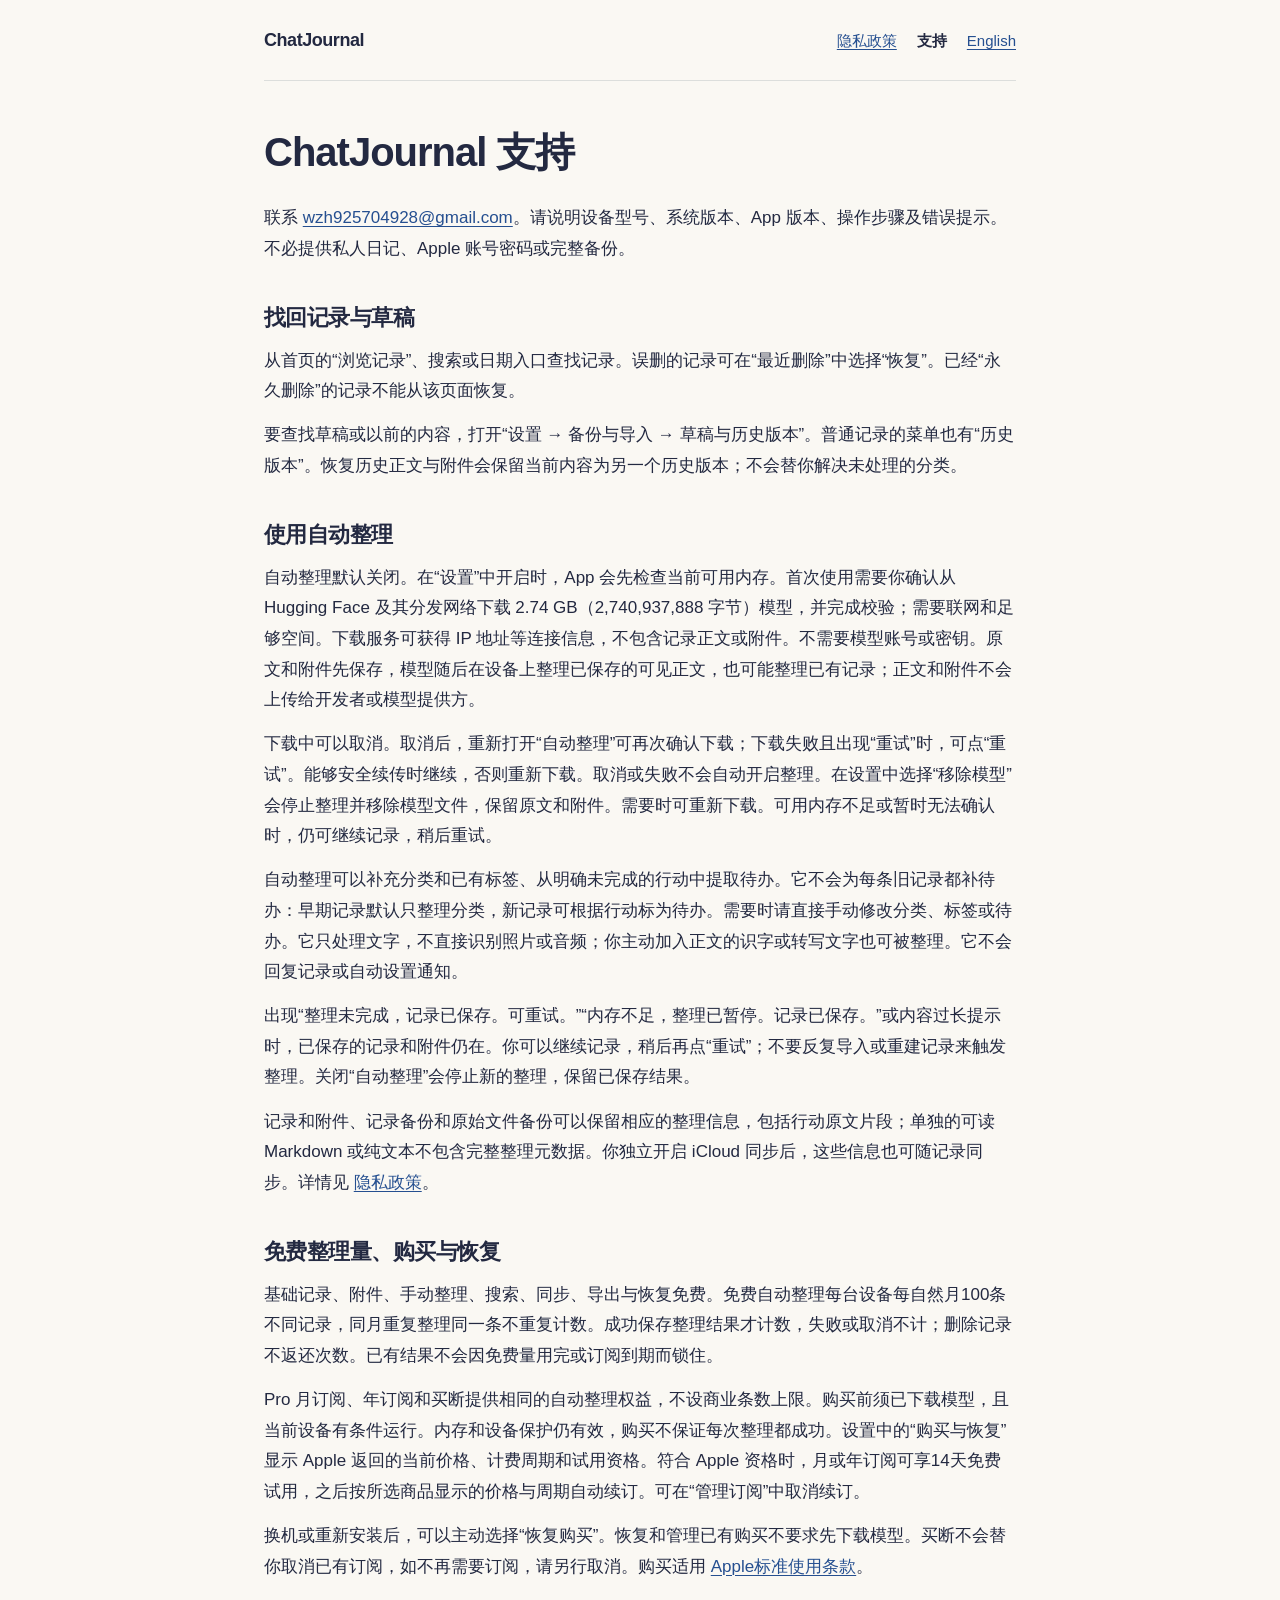
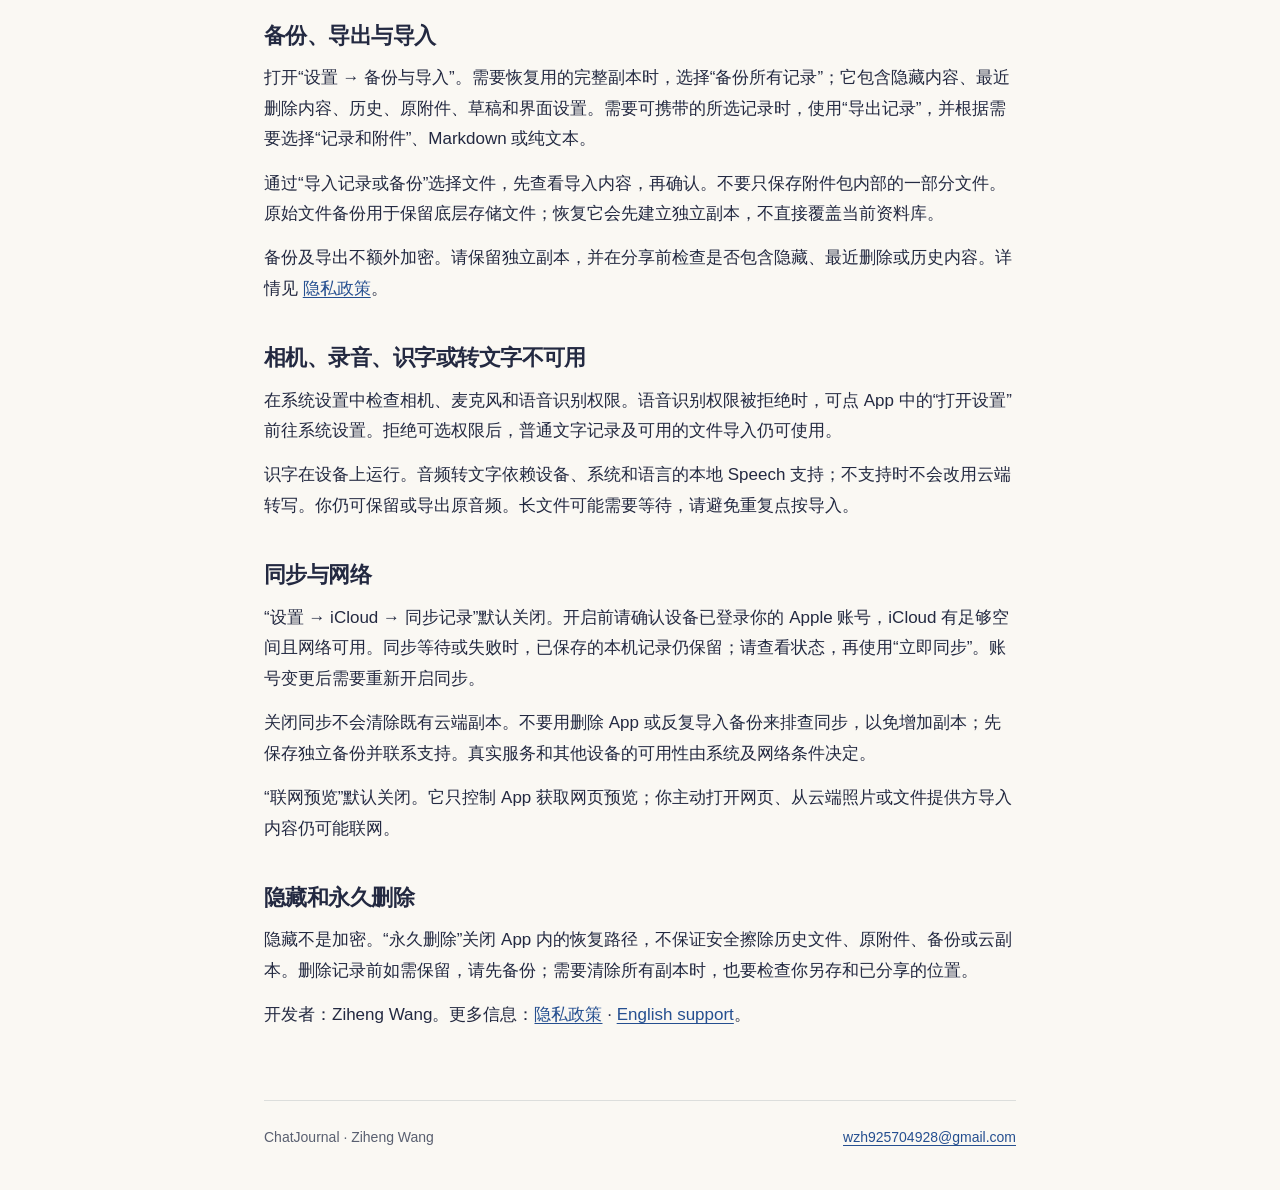
<file: docs/support.zh.html>
<!doctype html>
<html lang="zh-Hans">
<head>
<meta charset="utf-8">
<meta name="viewport" content="width=device-width, initial-scale=1">
<meta name="description" content="查找记录、备份导入、媒体权限、同步及联系 ChatJournal 支持。">
<meta name="referrer" content="no-referrer">
<meta http-equiv="Content-Security-Policy" content="default-src 'none'; style-src 'self'; img-src 'self'; base-uri 'none'; form-action 'none'">
<title>ChatJournal 支持</title>
<link rel="alternate" hreflang="zh-Hans" href="support.zh.html">
<link rel="alternate" hreflang="en" href="support.en.html">
<link rel="stylesheet" href="style.css">
</head>
<body>
<a class="skip" href="#content">跳到正文</a>
<header><a class="brand" href="index.html">ChatJournal</a><nav aria-label="网站导航"><a href="privacy.zh.html">隐私政策</a><a href="support.zh.html" aria-current="page">支持</a><a href="support.en.html" lang="en" hreflang="en">English</a></nav></header>
<main id="content"><h1>ChatJournal 支持</h1>
<p>联系 <a href="mailto:wzh925704928@gmail.com">wzh925704928@gmail.com</a>。请说明设备型号、系统版本、App 版本、操作步骤及错误提示。不必提供私人日记、Apple 账号密码或完整备份。</p>
<h2>找回记录与草稿</h2>
<p>从首页的“浏览记录”、搜索或日期入口查找记录。误删的记录可在“最近删除”中选择“恢复”。已经“永久删除”的记录不能从该页面恢复。</p>
<p>要查找草稿或以前的内容，打开“设置 → 备份与导入 → 草稿与历史版本”。普通记录的菜单也有“历史版本”。恢复历史正文与附件会保留当前内容为另一个历史版本；不会替你解决未处理的分类。</p>
<h2>使用自动整理</h2>
<p>自动整理默认关闭。在“设置”中开启时，App 会先检查当前可用内存。首次使用需要你确认从 Hugging Face 及其分发网络下载 2.74 GB（2,740,937,888 字节）模型，并完成校验；需要联网和足够空间。下载服务可获得 IP 地址等连接信息，不包含记录正文或附件。不需要模型账号或密钥。原文和附件先保存，模型随后在设备上整理已保存的可见正文，也可能整理已有记录；正文和附件不会上传给开发者或模型提供方。</p>
<p>下载中可以取消。取消后，重新打开“自动整理”可再次确认下载；下载失败且出现“重试”时，可点“重试”。能够安全续传时继续，否则重新下载。取消或失败不会自动开启整理。在设置中选择“移除模型”会停止整理并移除模型文件，保留原文和附件。需要时可重新下载。可用内存不足或暂时无法确认时，仍可继续记录，稍后重试。</p>
<p>自动整理可以补充分类和已有标签、从明确未完成的行动中提取待办。它不会为每条旧记录都补待办：早期记录默认只整理分类，新记录可根据行动标为待办。需要时请直接手动修改分类、标签或待办。它只处理文字，不直接识别照片或音频；你主动加入正文的识字或转写文字也可被整理。它不会回复记录或自动设置通知。</p>
<p>出现“整理未完成，记录已保存。可重试。”“内存不足，整理已暂停。记录已保存。”或内容过长提示时，已保存的记录和附件仍在。你可以继续记录，稍后再点“重试”；不要反复导入或重建记录来触发整理。关闭“自动整理”会停止新的整理，保留已保存结果。</p>
<p>记录和附件、记录备份和原始文件备份可以保留相应的整理信息，包括行动原文片段；单独的可读 Markdown 或纯文本不包含完整整理元数据。你独立开启 iCloud 同步后，这些信息也可随记录同步。详情见 <a href="privacy.zh.html">隐私政策</a>。</p>
<h2>免费整理量、购买与恢复</h2>
<p>基础记录、附件、手动整理、搜索、同步、导出与恢复免费。免费自动整理每台设备每自然月100条不同记录，同月重复整理同一条不重复计数。成功保存整理结果才计数，失败或取消不计；删除记录不返还次数。已有结果不会因免费量用完或订阅到期而锁住。</p>
<p>Pro 月订阅、年订阅和买断提供相同的自动整理权益，不设商业条数上限。购买前须已下载模型，且当前设备有条件运行。内存和设备保护仍有效，购买不保证每次整理都成功。设置中的“购买与恢复”显示 Apple 返回的当前价格、计费周期和试用资格。符合 Apple 资格时，月或年订阅可享14天免费试用，之后按所选商品显示的价格与周期自动续订。可在“管理订阅”中取消续订。</p>
<p>换机或重新安装后，可以主动选择“恢复购买”。恢复和管理已有购买不要求先下载模型。买断不会替你取消已有订阅，如不再需要订阅，请另行取消。购买适用 <a href="https://www.apple.com/legal/internet-services/itunes/dev/stdeula/">Apple标准使用条款</a>。</p>
<h2>备份、导出与导入</h2>
<p>打开“设置 → 备份与导入”。需要恢复用的完整副本时，选择“备份所有记录”；它包含隐藏内容、最近删除内容、历史、原附件、草稿和界面设置。需要可携带的所选记录时，使用“导出记录”，并根据需要选择“记录和附件”、Markdown 或纯文本。</p>
<p>通过“导入记录或备份”选择文件，先查看导入内容，再确认。不要只保存附件包内部的一部分文件。原始文件备份用于保留底层存储文件；恢复它会先建立独立副本，不直接覆盖当前资料库。</p>
<p>备份及导出不额外加密。请保留独立副本，并在分享前检查是否包含隐藏、最近删除或历史内容。详情见 <a href="privacy.zh.html">隐私政策</a>。</p>
<h2>相机、录音、识字或转文字不可用</h2>
<p>在系统设置中检查相机、麦克风和语音识别权限。语音识别权限被拒绝时，可点 App 中的“打开设置”前往系统设置。拒绝可选权限后，普通文字记录及可用的文件导入仍可使用。</p>
<p>识字在设备上运行。音频转文字依赖设备、系统和语言的本地 Speech 支持；不支持时不会改用云端转写。你仍可保留或导出原音频。长文件可能需要等待，请避免重复点按导入。</p>
<h2>同步与网络</h2>
<p>“设置 → iCloud → 同步记录”默认关闭。开启前请确认设备已登录你的 Apple 账号，iCloud 有足够空间且网络可用。同步等待或失败时，已保存的本机记录仍保留；请查看状态，再使用“立即同步”。账号变更后需要重新开启同步。</p>
<p>关闭同步不会清除既有云端副本。不要用删除 App 或反复导入备份来排查同步，以免增加副本；先保存独立备份并联系支持。真实服务和其他设备的可用性由系统及网络条件决定。</p>
<p>“联网预览”默认关闭。它只控制 App 获取网页预览；你主动打开网页、从云端照片或文件提供方导入内容仍可能联网。</p>
<h2>隐藏和永久删除</h2>
<p>隐藏不是加密。“永久删除”关闭 App 内的恢复路径，不保证安全擦除历史文件、原附件、备份或云副本。删除记录前如需保留，请先备份；需要清除所有副本时，也要检查你另存和已分享的位置。</p>
<p>开发者：Ziheng Wang。更多信息：<a href="privacy.zh.html">隐私政策</a> · <a href="support.en.html">English support</a>。</p></main>
<footer><span>ChatJournal · Ziheng Wang</span><a href="mailto:wzh925704928@gmail.com">wzh925704928@gmail.com</a></footer>
</body>
</html>
</file>
<file: docs/style.css>
:root{color-scheme:light dark;--paper:#faf8f3;--ink:#232941;--muted:#595f70;--line:#dcdedc;--link:#254f90;--focus:#995b0e}
*{box-sizing:border-box}
html{font-size:100%;scroll-padding-top:1.5rem}
body{margin:0;background:var(--paper);color:var(--ink);font-family:-apple-system,BlinkMacSystemFont,"Segoe UI","PingFang SC","Hiragino Sans GB",sans-serif;font-size:1.0625rem;line-height:1.8;overflow-wrap:anywhere}
a{color:var(--link);text-underline-offset:.2em;text-decoration-thickness:.06em}
a:hover{text-decoration-thickness:.12em}
a:focus-visible{outline:3px solid var(--focus);outline-offset:5px;border-radius:2px}
header,main,footer{width:min(100% - 3rem,47rem);margin-inline:auto}
header{display:flex;align-items:center;justify-content:space-between;gap:1.25rem;flex-wrap:wrap;padding-block:1.5rem;border-bottom:1px solid var(--line)}
.brand{font-size:1.125rem;font-weight:650;letter-spacing:-.025em;text-decoration:none;color:var(--ink)}
nav{display:flex;gap:1.25rem;flex-wrap:wrap;font-size:.9375rem}
nav a[aria-current=page]{color:var(--ink);text-decoration:none;font-weight:650}
main{padding-block:2.75rem 3.5rem}
h1,h2{line-height:1.35;letter-spacing:-.025em;text-wrap:balance}
h1{font-size:clamp(1.9rem,5vw,2.5rem);font-weight:700;margin:0 0 1.5rem}
h2{font-size:1.35rem;font-weight:650;margin:2.4rem 0 .8rem}
p{margin:.85rem 0}
ul{padding-left:1.25rem}
li+li{margin-top:.5rem}
.intro{font-size:1.25rem;line-height:1.65;color:var(--muted)}
footer{border-top:1px solid var(--line);padding-block:1.5rem 2.5rem;display:flex;gap:.5rem 1.5rem;justify-content:space-between;flex-wrap:wrap;font-size:.875rem;color:var(--muted)}
.skip{position:absolute;left:1rem;top:-5rem;background:var(--paper);padding:.6rem .9rem;z-index:1}
.skip:focus{top:1rem}
@media(max-width:30rem){header,main,footer{width:calc(100% - 2.25rem)}header{align-items:flex-start;gap:.6rem}nav{gap:1rem}main{padding-top:2rem}body{font-size:1rem}}
@media(prefers-color-scheme:dark){:root{--paper:#171b2b;--ink:#f2f1ee;--muted:#b6bdcd;--line:#3a4052;--link:#a6c6ff;--focus:#e3b674}}
@media print{body{background:white;color:black;font-size:11pt}header,footer,.skip{display:none}main{width:100%;padding:0}h2{break-after:avoid}a{color:inherit}p,li{orphans:3;widows:3}}
</file>
